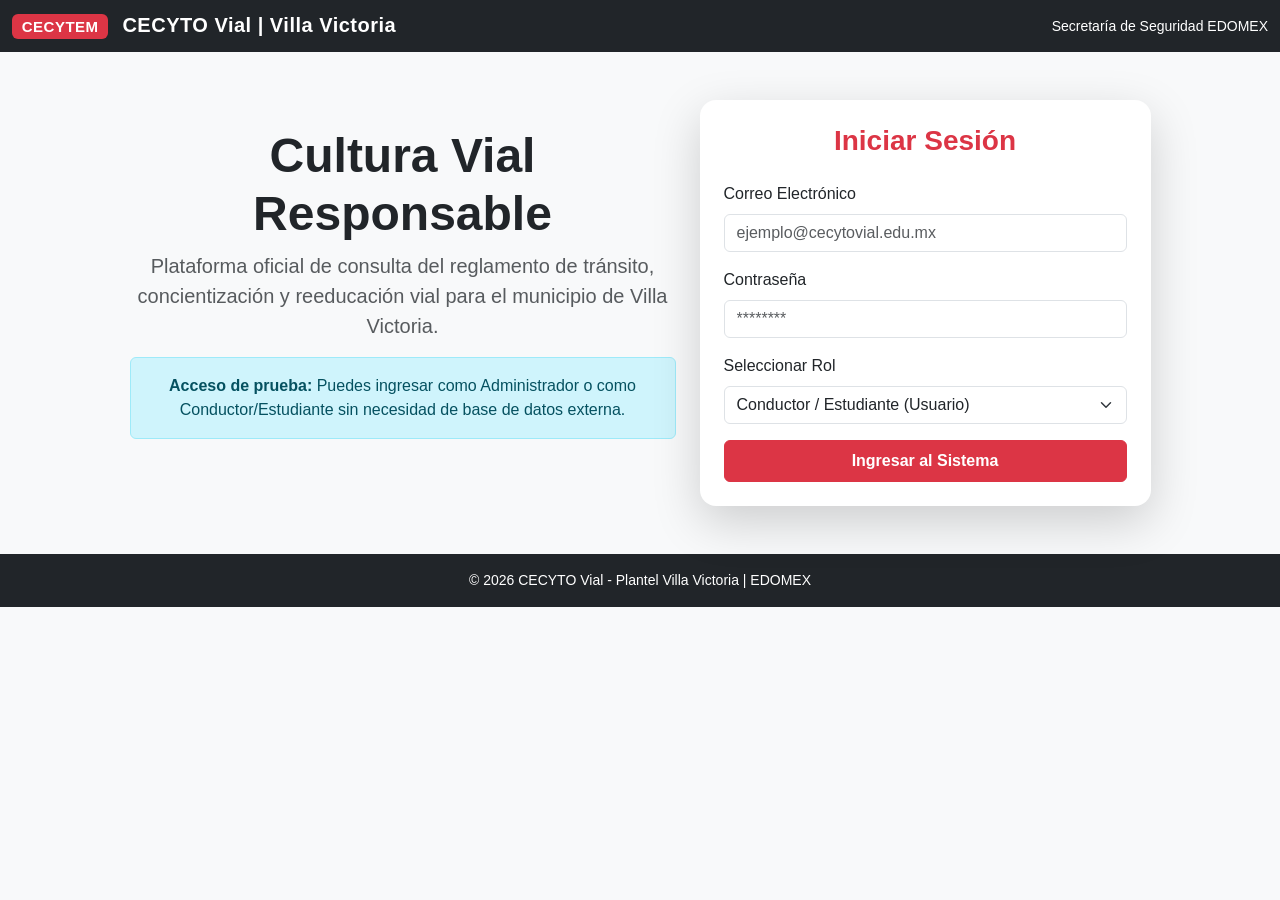
<file: index.html>
<!DOCTYPE html>
<html lang="es">
<head>
    <meta charset="UTF-8">
    <meta name="viewport" content="width=device-width, initial-scale=1.0">
    <title>CECYTO Vial - Villa Victoria</title>
    <!-- Bootstrap 5 CSS -->
    <link href="https://cdn.jsdelivr.net/npm/bootstrap@5.3.0/dist/css/bootstrap.min.css" rel="stylesheet">
    <link rel="stylesheet" href="css/styles.css">
</head>
<body class="bg-light">

    <!-- Navbar Institucional -->
    <nav class="navbar navbar-dark bg-dark">
        <div class="container-fluid">
            <span class="navbar-brand mb-0 h1">
                <span class="badge bg-danger me-2">CECYTEM</span> CECYTO Vial | Villa Victoria
            </span>
            <span class="text-white small">Secretaría de Seguridad EDOMEX</span>
        </div>
    </nav>

    <!-- Contenido Principal / Login -->
    <div class="container my-5">
        <div class="row justify-content-center align-items-center">
            <div class="col-md-6 text-center mb-4">
                <h1 class="display-5 fw-bold text-dark">Cultura Vial Responsable</h1>
                <p class="lead text-muted">Plataforma oficial de consulta del reglamento de tránsito, concientización y reeducación vial para el municipio de Villa Victoria.</p>
                <div class="alert alert-info" role="alert">
                    <strong>Acceso de prueba:</strong> Puedes ingresar como Administrador o como Conductor/Estudiante sin necesidad de base de datos externa.
                </div>
            </div>
            
            <div class="col-md-5">
                <div class="card shadow-lg border-0 rounded-4">
                    <div class="card-body p-4">
                        <h3 class="card-title text-center mb-4 fw-bold text-danger">Iniciar Sesión</h3>
                        
                        <form id="loginForm">
                            <div class="mb-3">
                                <label for="userEmail" class="form-label">Correo Electrónico</label>
                                <input type="email" class="form-control" id="userEmail" placeholder="ejemplo@cecytovial.edu.mx" required>
                            </div>
                            <div class="mb-3">
                                <label for="userPassword" class="form-label">Contraseña</label>
                                <input type="password" class="form-control" id="userPassword" placeholder="********" required>
                            </div>
                            <div class="mb-3">
                                <label for="userRole" class="form-label">Seleccionar Rol</label>
                                <select class="form-select" id="userRole">
                                    <option value="user">Conductor / Estudiante (Usuario)</option>
                                    <option value="admin">Administrador (Gestión)</option>
                                </select>
                            </div>
                            <button type="submit" class="btn btn-danger w-100 py-2 fw-bold">Ingresar al Sistema</button>
                        </form>
                    </div>
                </div>
            </div>
        </div>
    </div>

    <!-- Footer -->
    <footer class="bg-dark text-white text-center py-3 mt-auto">
        <p class="mb-0 small">&copy; 2026 CECYTO Vial - Plantel Villa Victoria | EDOMEX</p>
    </footer>

    <!-- Script de autenticación simulada -->
    <script>
        document.getElementById('loginForm').addEventListener('submit', function(e) {
            e.preventDefault();
            const role = document.getElementById('userRole').value;
            if(role === 'admin') {
                window.location.href = 'dashboard-admin.html';
            } else {
                window.location.href = 'dashboard-user.html';
            }
        });
    </script>
</body>
</html>
</file>
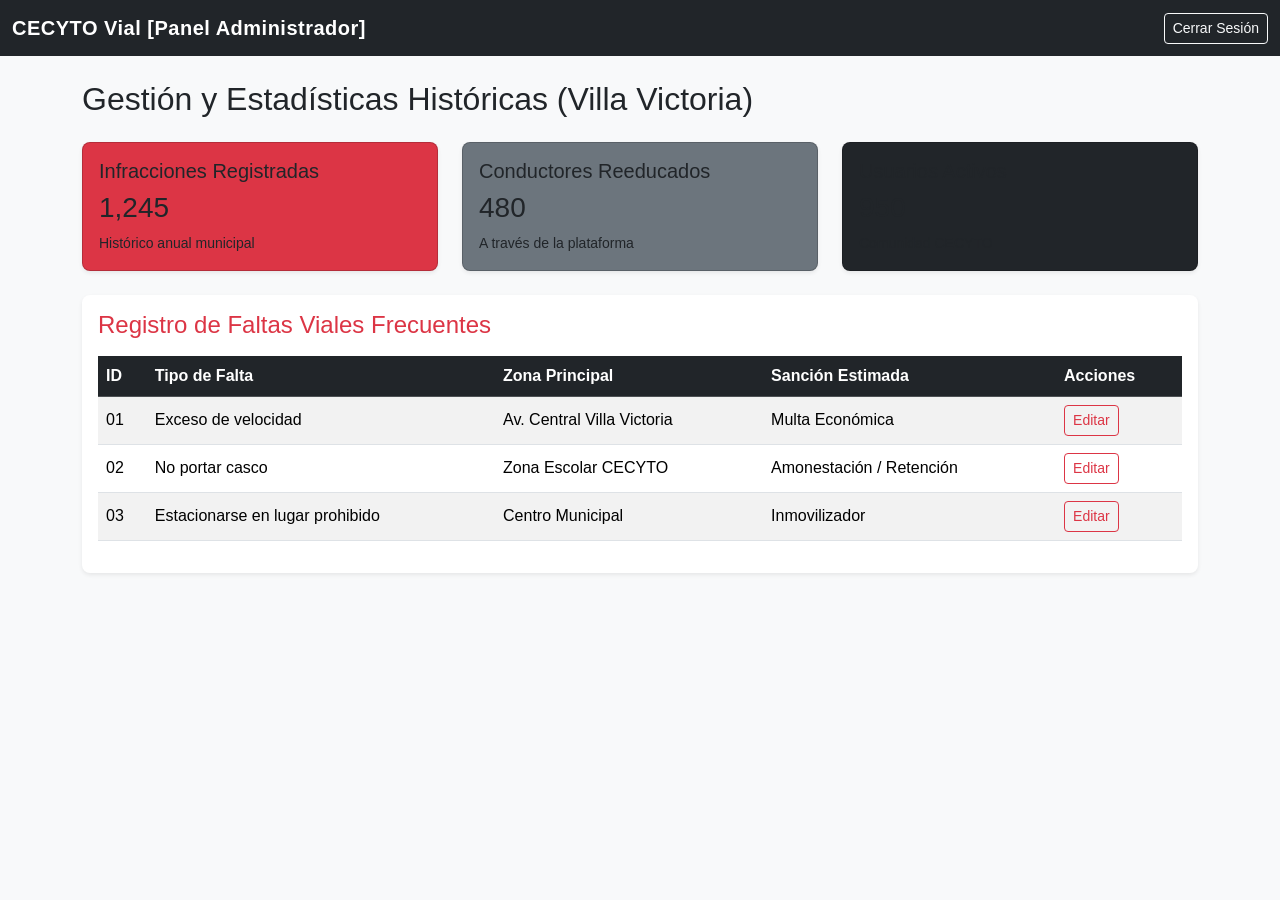
<file: dashboard-admin.html>
<!DOCTYPE html>
<html lang="es">
<head>
    <meta charset="UTF-8">
    <meta name="viewport" content="width=device-width, initial-scale=1.0">
    <title>Panel de Administrador - CECYTO Vial</title>
    <link href="https://cdn.jsdelivr.net/npm/bootstrap@5.3.0/dist/css/bootstrap.min.css" rel="stylesheet">
    <link rel="stylesheet" href="css/styles.css">
</head>
<body class="bg-light">

    <!-- Navbar Admin -->
    <nav class="navbar navbar-expand-lg navbar-dark bg-dark">
        <div class="container-fluid">
            <a class="navbar-brand fw-bold" href="#">CECYTO Vial [Panel Administrador]</a>
            <div class="d-flex">
                <a href="index.html" class="btn btn-outline-light btn-sm">Cerrar Sesión</a>
            </div>
        </div>
    </nav>

    <div class="container my-4">
        <h2 class="text-dark mb-4">Gestión y Estadísticas Históricas (Villa Victoria)</h2>
        
        <!-- Tarjetas de Resumen Estadístico -->
        <div class="row text-white mb-4">
            <div class="col-md-4">
                <div class="card bg-danger p-3 shadow-sm">
                    <h5>Infracciones Registradas</h5>
                    <h3>1,245</h3>
                    <small>Histórico anual municipal</small>
                </div>
            </div>
            <div class="col-md-4">
                <div class="card bg-secondary p-3 shadow-sm">
                    <h5>Conductores Reeducados</h5>
                    <h3>480</h3>
                    <small>A través de la plataforma</small>
                </div>
            </div>
            <div class="col-md-4">
                <div class="card bg-dark p-3 shadow-sm">
                    <h5>Usuarios Activos</h5>
                    <h3>950</h3>
                    <small>Comunidad CECYTO</small>
                </div>
            </div>
        </div>

        <!-- Tabla de Gestión de Faltas -->
        <div class="card shadow-sm border-0">
            <div class="card-body">
                <h4 class="card-title text-danger mb-3">Registro de Faltas Viales Frecuentes</h4>
                <div class="table-responsive">
                    <table class="table table-striped align-middle">
                        <thead class="table-dark">
                            <tr>
                                <th>ID</th>
                                <th>Tipo de Falta</th>
                                <th>Zona Principal</th>
                                <th>Sanción Estimada</th>
                                <th>Acciones</th>
                            </tr>
                        </thead>
                        <tbody>
                            <tr>
                                <td>01</td>
                                <td>Exceso de velocidad</td>
                                <td>Av. Central Villa Victoria</td>
                                <td>Multa Económica</td>
                                <td><button class="btn btn-sm btn-outline-danger">Editar</button></td>
                            </tr>
                            <tr>
                                <td>02</td>
                                <td>No portar casco</td>
                                <td>Zona Escolar CECYTO</td>
                                <td>Amonestación / Retención</td>
                                <td><button class="btn btn-sm btn-outline-danger">Editar</button></td>
                            </tr>
                            <tr>
                                <td>03</td>
                                <td>Estacionarse en lugar prohibido</td>
                                <td>Centro Municipal</td>
                                <td>Inmovilizador</td>
                                <td><button class="btn btn-sm btn-outline-danger">Editar</button></td>
                            </tr>
                        </tbody>
                    </table>
                </div>
            </div>
        </div>
    </div>

    <script src="https://cdn.jsdelivr.net/npm/bootstrap@5.3.0/dist/js/bootstrap.bundle.min.js"></script>
</body>
</html>
</file>
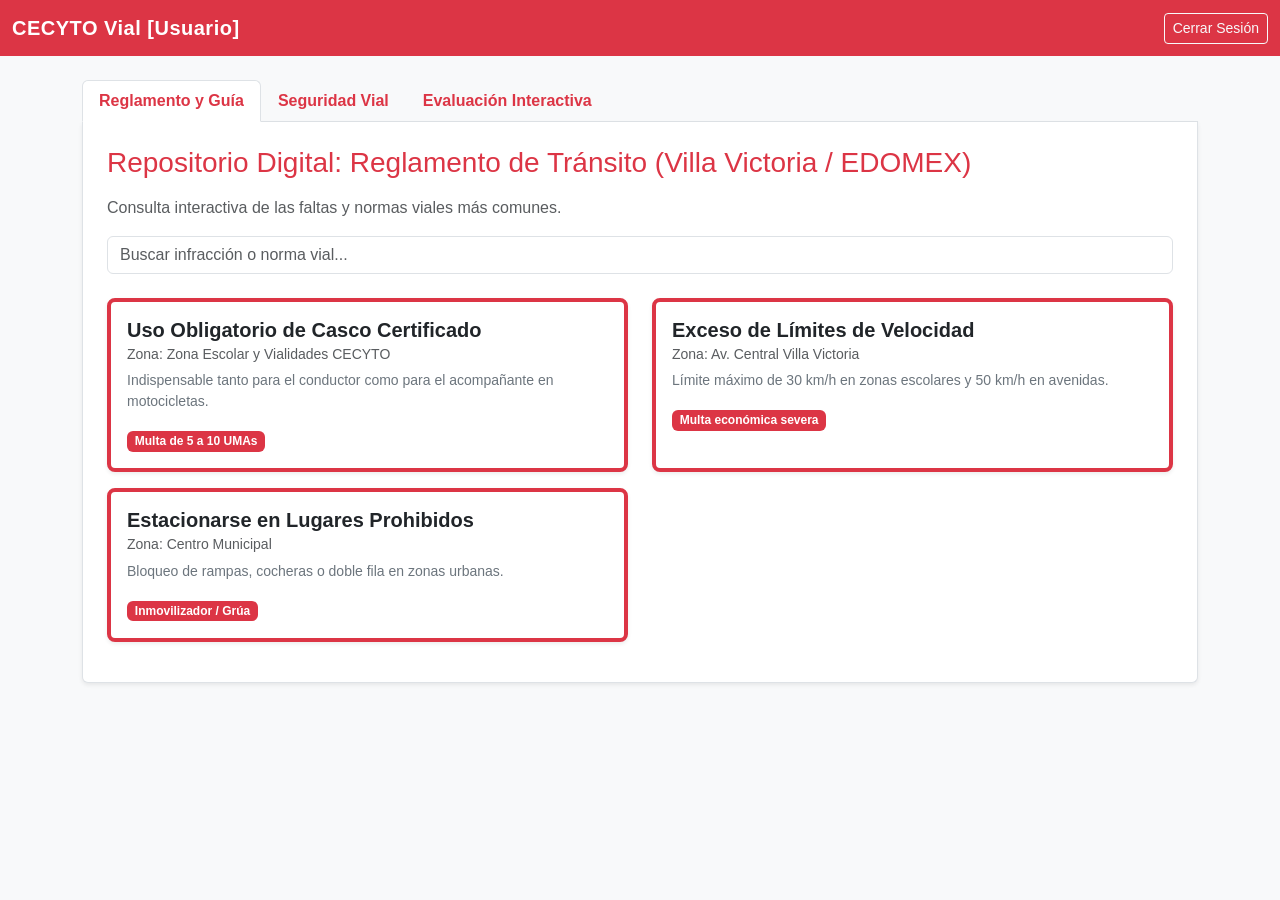
<file: dashboard-user.html>
<!DOCTYPE html>
<html lang="es">
<head>
    <meta charset="UTF-8">
    <meta name="viewport" content="width=device-width, initial-scale=1.0">
    <title>Panel de Usuario - CECYTO Vial</title>
    <!-- Bootstrap 5 CSS -->
    <link href="https://cdn.jsdelivr.net/npm/bootstrap@5.3.0/dist/css/bootstrap.min.css" rel="stylesheet">
    <style>
        body {
            font-family: 'Segoe UI', Tahoma, Geneva, Verdana, sans-serif;
            background-color: #f8f9fa;
        }
        .navbar-brand {
            font-weight: 700;
            letter-spacing: 0.5px;
        }
        .card {
            border-radius: 0.5rem;
        }
    </style>
</head>
<body class="bg-light">

    <!-- Navbar -->
    <nav class="navbar navbar-expand-lg navbar-dark bg-danger">
        <div class="container-fluid">
            <a class="navbar-brand fw-bold" href="#">CECYTO Vial [Usuario]</a>
            <div class="d-flex">
                <a href="index.html" class="btn btn-outline-light btn-sm">Cerrar Sesión</a>
            </div>
        </div>
    </nav>

    <div class="container my-4">
        <!-- Pestañas de Navegación -->
        <ul class="nav nav-tabs" id="userTab" role="tablist">
            <li class="nav-item" role="presentation">
                <button class="nav-link active fw-bold text-danger" id="reglamento-tab" data-bs-toggle="tab" data-bs-target="#reglamento" type="button" role="tab">Reglamento y Guía</button>
            </li>
            <li class="nav-item" role="presentation">
                <button class="nav-link fw-bold text-danger" id="concientizacion-tab" data-bs-toggle="tab" data-bs-target="#concientizacion" type="button" role="tab">Seguridad Vial</button>
            </li>
            <li class="nav-item" role="presentation">
                <button class="nav-link fw-bold text-danger" id="evaluacion-tab" data-bs-toggle="tab" data-bs-target="#evaluacion" type="button" role="tab">Evaluación Interactiva</button>
            </li>
        </ul>

        <div class="tab-content bg-white p-4 border border-top-0 rounded-bottom shadow-sm" id="userTabContent">
            
            <!-- Sección 1: Reglamento -->
            <div class="tab-pane fade show active" id="reglamento" role="tabpanel">
                <h3 class="text-danger mb-3">Repositorio Digital: Reglamento de Tránsito (Villa Victoria / EDOMEX)</h3>
                <p class="text-muted">Consulta interactiva de las faltas y normas viales más comunes.</p>
                
                <div class="mb-3">
                    <input type="text" id="searchInput" class="form-control" placeholder="Buscar infracción o norma vial...">
                </div>

                <div class="row mt-4" id="reglamentoContainer">
                    <!-- Dinámico vía JS -->
                </div>
            </div>

            <!-- Sección 2: Concientización -->
            <div class="tab-pane fade" id="concientizacion" role="tabpanel">
                <h3 class="text-danger mb-3">Cultura, Prevención e Impacto Social de los Accidentes Viales</h3>
                <p class="text-muted">En el municipio de Villa Victoria, la Secretaría de Seguridad del Estado de México (EDOMEX) y la comunidad estudiantil de CECYTO promueven estrategias integrales orientadas a la salvaguarda de la vida humana.</p>
                
                <div class="row mt-4">
                    <div class="col-md-4 mb-3">
                        <div class="p-3 border rounded bg-light h-100">
                            <h5 class="fw-bold text-danger">Impacto Físico</h5>
                            <p class="small text-muted mb-0">Lesiones permanentes, traumatismos y pérdida de vidas humanas a causa de la imprudencia vial.</p>
                        </div>
                    </div>
                    <div class="col-md-4 mb-3">
                        <div class="p-3 border rounded bg-light h-100">
                            <h5 class="fw-bold text-danger">Impacto Emocional</h5>
                            <p class="small text-muted mb-0">El sufrimiento psicológico y la ruptura familiar provocados por incidentes que pudieron prevenirse.</p>
                        </div>
                    </div>
                    <div class="col-md-4 mb-3">
                        <div class="p-3 border rounded bg-light h-100">
                            <h5 class="fw-bold text-danger">Impacto Económico</h5>
                            <p class="small text-muted mb-0">Altos costos en gastos médicos, pago de multas y corralón que afectan gravemente la economía familiar.</p>
                        </div>
                    </div>
                </div>
            </div>

            <!-- Sección 3: Evaluación -->
            <div class="tab-pane fade" id="evaluacion" role="tabpanel">
                <h3 class="text-danger mb-3">Cuestionario de Concientización y Normativa Vial</h3>
                <p class="text-muted">Responde las siguientes preguntas evaluadas mediante JavaScript.</p>
                
                <form id="quizForm">
                    <div id="quizContainer">
                        <!-- Generado por JS -->
                    </div>
                    <button type="button" class="btn btn-danger mt-3" onclick="evaluarQuizJS()">Calificar Evaluación</button>
                </form>

                <div id="quizResult" class="mt-3"></div>
            </div>

        </div>
    </div>

    <!-- Bootstrap JS Bundle -->
    <script src="https://cdn.jsdelivr.net/npm/bootstrap@5.3.0/dist/js/bootstrap.bundle.min.js"></script>
    <script src="js/app.js"></script>
</body>
</html>
</file>
<file: css/styles.css>
body {
    font-family: 'Segoe UI', Tahoma, Geneva, Verdana, sans-serif;
    background-color: #f8f9fa;
}

.navbar-brand {
    font-weight: 700;
    letter-spacing: 0.5px;
}

.card {
    border-radius: 0.5rem;
}
</file>
